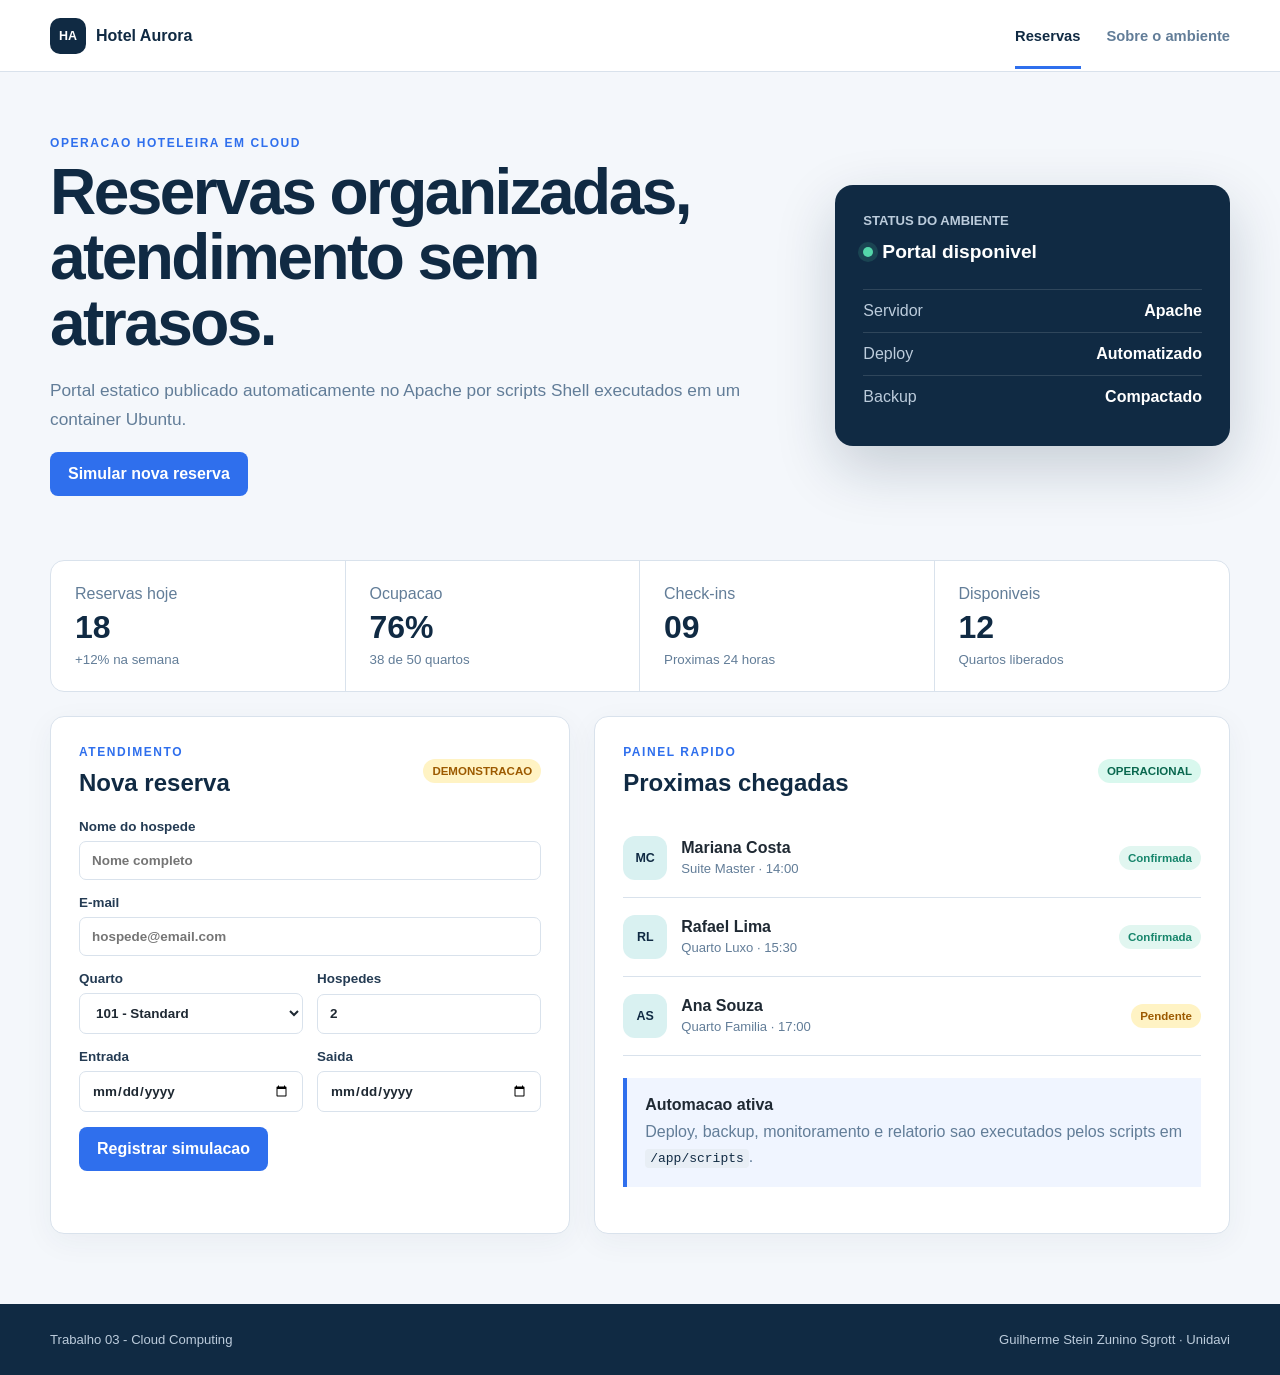
<file: source/index.html>
<!doctype html>
<html lang="pt-BR">
<head>
  <meta charset="utf-8">
  <meta name="viewport" content="width=device-width, initial-scale=1">
  <meta name="description" content="Portal operacional do Sistema de Reservas para um Hotel">
  <title>Hotel Aurora | Reservas</title>
  <link rel="stylesheet" href="assets/styles.css">
</head>
<body>
  <header class="topbar">
    <a class="brand" href="index.html"><span>HA</span> Hotel Aurora</a>
    <nav aria-label="Navegacao principal">
      <a class="active" href="index.html">Reservas</a>
      <a href="sobre.html">Sobre o ambiente</a>
    </nav>
  </header>

  <main>
    <section class="hero">
      <div>
        <p class="eyebrow">Operacao hoteleira em cloud</p>
        <h1>Reservas organizadas, atendimento sem atrasos.</h1>
        <p class="lead">Portal estatico publicado automaticamente no Apache por scripts Shell executados em um container Ubuntu.</p>
        <a class="button" href="#nova-reserva">Simular nova reserva</a>
      </div>
      <aside class="status-card" aria-label="Status operacional">
        <p>Status do ambiente</p>
        <strong><span class="status-dot"></span> Portal disponivel</strong>
        <dl>
          <div><dt>Servidor</dt><dd>Apache</dd></div>
          <div><dt>Deploy</dt><dd>Automatizado</dd></div>
          <div><dt>Backup</dt><dd>Compactado</dd></div>
        </dl>
      </aside>
    </section>

    <section class="metrics" aria-label="Indicadores do hotel">
      <article><span>Reservas hoje</span><strong>18</strong><small>+12% na semana</small></article>
      <article><span>Ocupacao</span><strong>76%</strong><small>38 de 50 quartos</small></article>
      <article><span>Check-ins</span><strong>09</strong><small>Proximas 24 horas</small></article>
      <article><span>Disponiveis</span><strong>12</strong><small>Quartos liberados</small></article>
    </section>

    <section class="content-grid" id="nova-reserva">
      <form class="panel" id="reservation-form">
        <div class="section-heading">
          <div><p class="eyebrow">Atendimento</p><h2>Nova reserva</h2></div>
          <span class="tag">Demonstracao</span>
        </div>
        <label>Nome do hospede<input required name="hospede" placeholder="Nome completo"></label>
        <label>E-mail<input required type="email" name="email" placeholder="hospede@email.com"></label>
        <div class="form-row">
          <label>Quarto<select name="quarto"><option>101 - Standard</option><option>202 - Luxo</option><option>303 - Familia</option><option>404 - Suite Master</option></select></label>
          <label>Hospedes<input type="number" name="quantidade" min="1" max="6" value="2"></label>
        </div>
        <div class="form-row">
          <label>Entrada<input required type="date" name="entrada"></label>
          <label>Saida<input required type="date" name="saida"></label>
        </div>
        <button type="submit">Registrar simulacao</button>
        <p class="form-message" id="form-message" role="status"></p>
      </form>

      <section class="panel reservations">
        <div class="section-heading">
          <div><p class="eyebrow">Painel rapido</p><h2>Proximas chegadas</h2></div>
          <span class="tag tag-green">Operacional</span>
        </div>
        <div class="reservation-item"><div class="avatar">MC</div><div><strong>Mariana Costa</strong><span>Suite Master · 14:00</span></div><span class="badge">Confirmada</span></div>
        <div class="reservation-item"><div class="avatar">RL</div><div><strong>Rafael Lima</strong><span>Quarto Luxo · 15:30</span></div><span class="badge">Confirmada</span></div>
        <div class="reservation-item"><div class="avatar">AS</div><div><strong>Ana Souza</strong><span>Quarto Familia · 17:00</span></div><span class="badge badge-wait">Pendente</span></div>
        <div class="automation-note">
          <strong>Automacao ativa</strong>
          <p>Deploy, backup, monitoramento e relatorio sao executados pelos scripts em <code>/app/scripts</code>.</p>
        </div>
      </section>
    </section>
  </main>

  <footer>
    <span>Trabalho 03 - Cloud Computing</span>
    <span>Guilherme Stein Zunino Sgrott · Unidavi</span>
  </footer>
  <script src="assets/app.js"></script>
</body>
</html>
</file>
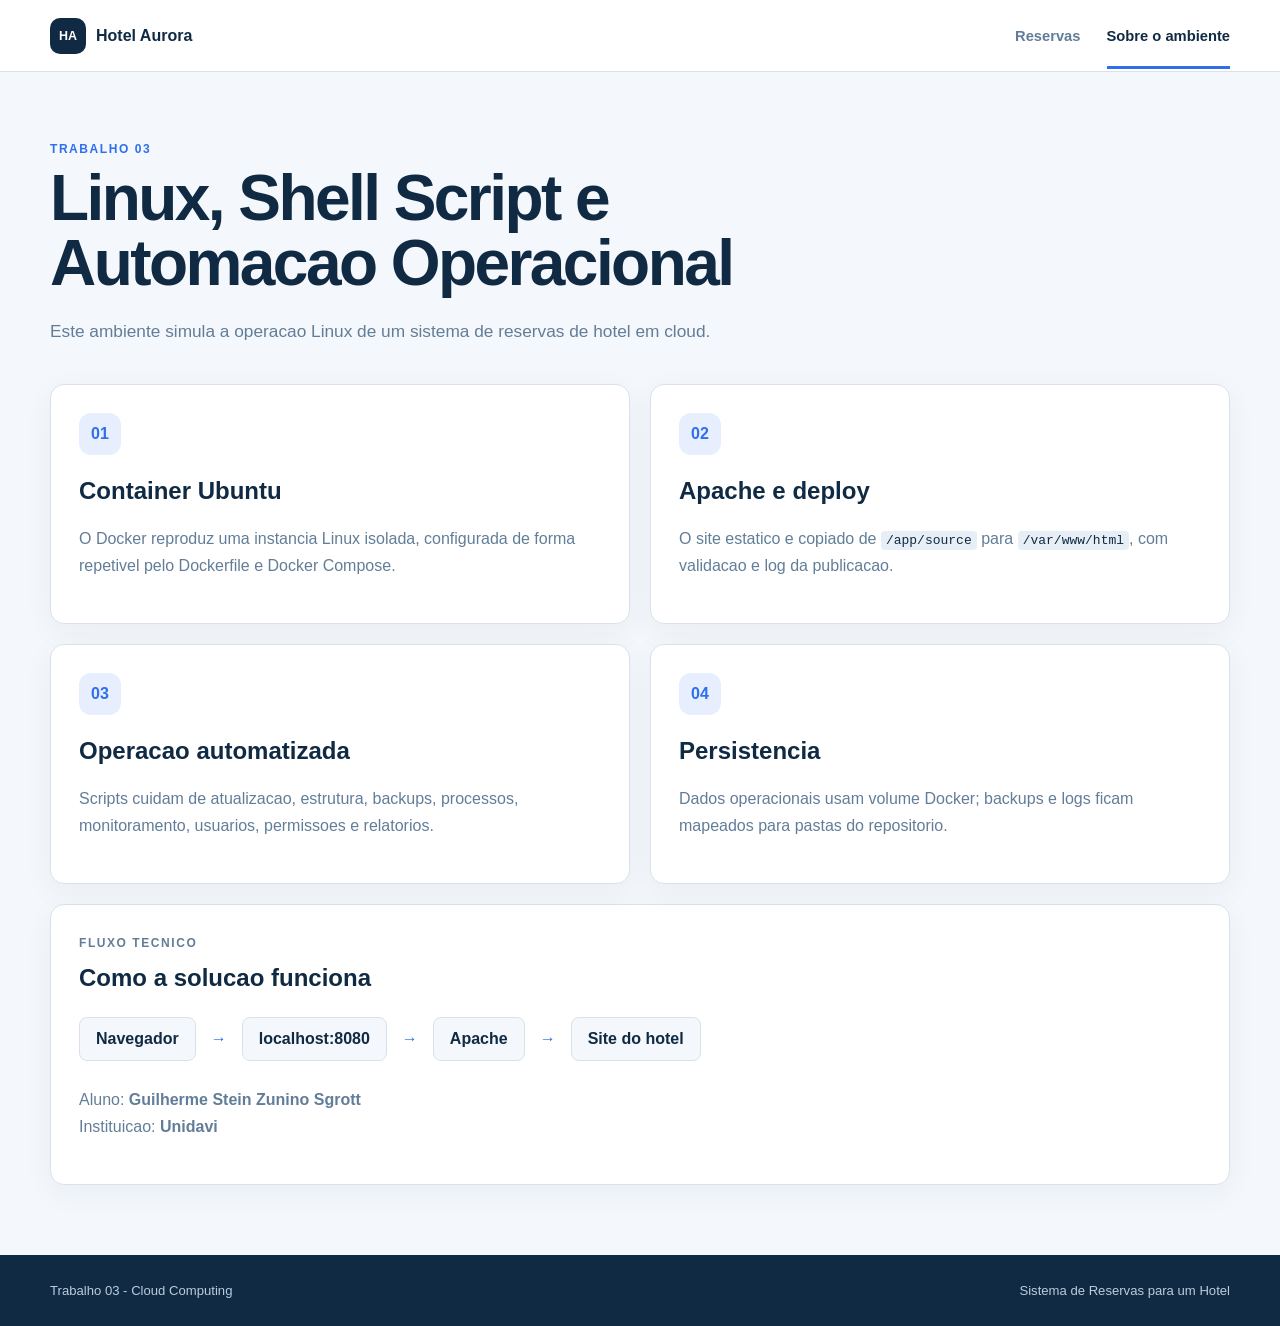
<file: source/sobre.html>
<!doctype html>
<html lang="pt-BR">
<head>
  <meta charset="utf-8">
  <meta name="viewport" content="width=device-width, initial-scale=1">
  <title>Sobre | Hotel Aurora</title>
  <link rel="stylesheet" href="assets/styles.css">
</head>
<body>
  <header class="topbar">
    <a class="brand" href="index.html"><span>HA</span> Hotel Aurora</a>
    <nav aria-label="Navegacao principal"><a href="index.html">Reservas</a><a class="active" href="sobre.html">Sobre o ambiente</a></nav>
  </header>
  <main class="about-page">
    <section class="about-hero">
      <p class="eyebrow">Trabalho 03</p>
      <h1>Linux, Shell Script e Automacao Operacional</h1>
      <p class="lead">Este ambiente simula a operacao Linux de um sistema de reservas de hotel em cloud.</p>
    </section>
    <section class="about-grid">
      <article class="panel"><span class="step">01</span><h2>Container Ubuntu</h2><p>O Docker reproduz uma instancia Linux isolada, configurada de forma repetivel pelo Dockerfile e Docker Compose.</p></article>
      <article class="panel"><span class="step">02</span><h2>Apache e deploy</h2><p>O site estatico e copiado de <code>/app/source</code> para <code>/var/www/html</code>, com validacao e log da publicacao.</p></article>
      <article class="panel"><span class="step">03</span><h2>Operacao automatizada</h2><p>Scripts cuidam de atualizacao, estrutura, backups, processos, monitoramento, usuarios, permissoes e relatorios.</p></article>
      <article class="panel"><span class="step">04</span><h2>Persistencia</h2><p>Dados operacionais usam volume Docker; backups e logs ficam mapeados para pastas do repositorio.</p></article>
    </section>
    <section class="panel architecture">
      <p class="eyebrow">Fluxo tecnico</p>
      <h2>Como a solucao funciona</h2>
      <div class="flow"><span>Navegador</span><b>→</b><span>localhost:8080</span><b>→</b><span>Apache</span><b>→</b><span>Site do hotel</span></div>
      <p>Aluno: <strong>Guilherme Stein Zunino Sgrott</strong><br>Instituicao: <strong>Unidavi</strong></p>
    </section>
  </main>
  <footer><span>Trabalho 03 - Cloud Computing</span><span>Sistema de Reservas para um Hotel</span></footer>
</body>
</html>
</file>
<file: source/assets/styles.css>
:root {
  --navy: #102a43;
  --navy-soft: #243b53;
  --blue: #2f6fed;
  --cyan: #d9f1f1;
  --green: #16856b;
  --ink: #1f2933;
  --muted: #627d98;
  --line: #d9e2ec;
  --surface: #ffffff;
  --background: #f4f7fb;
}

* { box-sizing: border-box; }
html { scroll-behavior: smooth; }
body { margin: 0; color: var(--ink); background: var(--background); font-family: Arial, Helvetica, sans-serif; }
a { color: inherit; }
.topbar { min-height: 72px; display: flex; align-items: center; justify-content: space-between; gap: 24px; padding: 0 max(24px, calc((100vw - 1180px) / 2)); background: var(--surface); border-bottom: 1px solid var(--line); }
.brand { display: flex; align-items: center; gap: 10px; color: var(--navy); font-weight: 800; text-decoration: none; }
.brand span { display: grid; place-items: center; width: 36px; height: 36px; border-radius: 10px; color: white; background: var(--navy); font-size: .78rem; }
nav { display: flex; gap: 26px; }
nav a { padding: 25px 0 22px; color: var(--muted); border-bottom: 3px solid transparent; font-size: .92rem; font-weight: 700; text-decoration: none; }
nav a:hover, nav a.active { color: var(--navy); border-color: var(--blue); }
main { width: min(1180px, calc(100% - 40px)); margin: 0 auto; }
.hero { display: grid; grid-template-columns: 1.45fr .8fr; align-items: center; gap: 70px; min-height: 430px; padding: 64px 0; }
.eyebrow { margin: 0 0 10px; color: var(--blue); font-size: .75rem; font-weight: 800; letter-spacing: .13em; text-transform: uppercase; }
h1, h2, p { margin-top: 0; }
h1 { max-width: 760px; margin-bottom: 20px; color: var(--navy); font-size: clamp(2.5rem, 5vw, 4.5rem); line-height: 1.02; letter-spacing: -.04em; }
h2 { color: var(--navy); }
.lead { max-width: 700px; color: var(--muted); font-size: 1.08rem; line-height: 1.7; }
.button, button { display: inline-block; border: 0; border-radius: 8px; padding: 13px 18px; color: white; background: var(--blue); font: inherit; font-weight: 800; text-decoration: none; cursor: pointer; }
.button:hover, button:hover { background: #245cc4; }
.status-card { padding: 28px; color: white; background: var(--navy); border-radius: 18px; box-shadow: 0 22px 60px rgba(16, 42, 67, .2); }
.status-card > p { color: #bcccdc; font-size: .82rem; font-weight: 700; text-transform: uppercase; }
.status-card > strong { display: flex; align-items: center; gap: 9px; font-size: 1.2rem; }
.status-dot { width: 10px; height: 10px; border-radius: 50%; background: #54d6aa; box-shadow: 0 0 0 5px rgba(84, 214, 170, .15); }
dl { margin: 26px 0 0; }
dl div { display: flex; justify-content: space-between; padding: 12px 0; border-top: 1px solid rgba(255,255,255,.13); }
dt { color: #bcccdc; } dd { margin: 0; font-weight: 700; }
.metrics { display: grid; grid-template-columns: repeat(4, 1fr); margin-bottom: 24px; background: var(--surface); border: 1px solid var(--line); border-radius: 14px; }
.metrics article { padding: 24px; border-right: 1px solid var(--line); }
.metrics article:last-child { border: 0; }
.metrics span, .metrics small { display: block; color: var(--muted); }
.metrics strong { display: block; margin: 6px 0; color: var(--navy); font-size: 2rem; }
.content-grid { display: grid; grid-template-columns: .9fr 1.1fr; gap: 24px; padding-bottom: 70px; }
.panel { padding: 28px; background: var(--surface); border: 1px solid var(--line); border-radius: 14px; box-shadow: 0 8px 30px rgba(36, 59, 83, .05); }
.section-heading { display: flex; align-items: center; justify-content: space-between; margin-bottom: 22px; }
.section-heading h2 { margin: 0; }
.tag { padding: 6px 9px; border-radius: 999px; color: #9c5a00; background: #fff3c4; font-size: .72rem; font-weight: 800; text-transform: uppercase; }
.tag-green { color: #0a684f; background: #d9f8ee; }
label { display: grid; gap: 7px; margin-bottom: 15px; color: var(--navy-soft); font-size: .84rem; font-weight: 700; }
input, select { min-width: 0; width: 100%; padding: 11px 12px; border: 1px solid var(--line); border-radius: 7px; background: white; color: var(--ink); font: inherit; }
input:focus, select:focus { outline: 3px solid rgba(47,111,237,.15); border-color: var(--blue); }
.form-row { display: grid; grid-template-columns: 1fr 1fr; gap: 14px; }
.form-message { min-height: 20px; margin: 14px 0 0; font-size: .85rem; font-weight: 700; }
.form-message.success { color: var(--green); } .form-message.error { color: #b42318; }
.reservation-item { display: grid; grid-template-columns: 44px 1fr auto; align-items: center; gap: 14px; padding: 17px 0; border-bottom: 1px solid var(--line); }
.avatar { display: grid; place-items: center; width: 44px; height: 44px; color: var(--navy); background: var(--cyan); border-radius: 12px; font-size: .78rem; font-weight: 800; }
.reservation-item strong, .reservation-item span { display: block; }
.reservation-item div span { margin-top: 4px; color: var(--muted); font-size: .82rem; }
.badge { padding: 6px 9px; border-radius: 999px; color: var(--green); background: #e1f6f0; font-size: .72rem; font-weight: 800; }
.badge-wait { color: #9c5a00; background: #fff3c4; }
.automation-note { margin-top: 22px; padding: 18px; border-left: 4px solid var(--blue); background: #f0f5ff; }
.automation-note p { margin: 6px 0 0; color: var(--muted); line-height: 1.55; }
code { padding: 2px 5px; border-radius: 4px; color: var(--navy); background: #e8eef5; }
.about-page { padding: 70px 0; }
.about-hero { max-width: 800px; margin-bottom: 38px; }
.about-grid { display: grid; grid-template-columns: 1fr 1fr; gap: 20px; }
.about-grid .panel { min-height: 220px; }
.about-grid p, .architecture p { color: var(--muted); line-height: 1.7; }
.step { display: inline-grid; place-items: center; width: 42px; height: 42px; margin-bottom: 22px; border-radius: 12px; color: var(--blue); background: #e7efff; font-weight: 900; }
.architecture { margin-top: 20px; }
.flow { display: flex; align-items: center; gap: 15px; margin: 25px 0; overflow-x: auto; }
.flow span { min-width: max-content; padding: 12px 16px; border: 1px solid var(--line); border-radius: 8px; color: var(--navy); background: var(--background); font-weight: 800; }
.flow b { color: var(--blue); }
footer { display: flex; justify-content: space-between; gap: 20px; padding: 28px max(24px, calc((100vw - 1180px) / 2)); color: #bcccdc; background: var(--navy); font-size: .82rem; }
@media (max-width: 820px) { .hero, .content-grid, .about-grid { grid-template-columns: 1fr; } .hero { gap: 30px; } .metrics { grid-template-columns: 1fr 1fr; } .metrics article:nth-child(2) { border-right: 0; } .metrics article { border-bottom: 1px solid var(--line); } }
@media (max-width: 560px) { .topbar { align-items: flex-start; flex-direction: column; padding-top: 16px; } nav { width: 100%; } nav a { padding: 10px 0 14px; } main { width: min(100% - 24px, 1180px); } .hero { padding: 44px 0; } .metrics, .form-row { grid-template-columns: 1fr; } .metrics article { border-right: 0; } .reservation-item { grid-template-columns: 44px 1fr; } .reservation-item > .badge { grid-column: 2; width: max-content; } footer { flex-direction: column; } }
</file>
